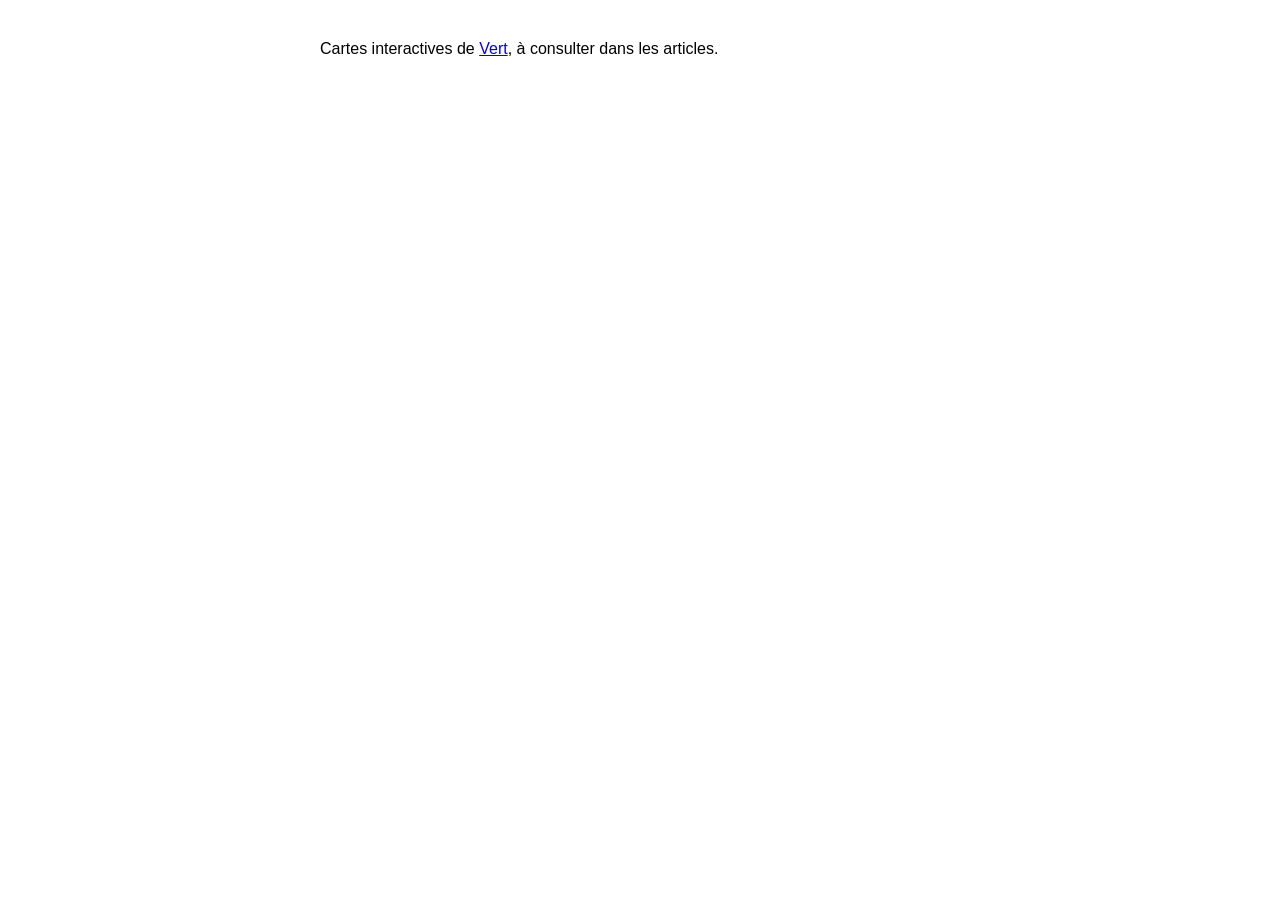
<file: index.html>
<!DOCTYPE html>
<html lang="fr">
<head>
<meta charset="UTF-8">
<meta name="robots" content="noindex">
<title>Cartes interactives | Vert</title>
</head>
<body style="font-family: Poppins, Arial, sans-serif; max-width: 640px; margin: 40px auto; padding: 0 16px;">
<p>Cartes interactives de <a href="https://vert.eco">Vert</a>, à consulter dans les articles.</p>
</body>
</html>
</file>
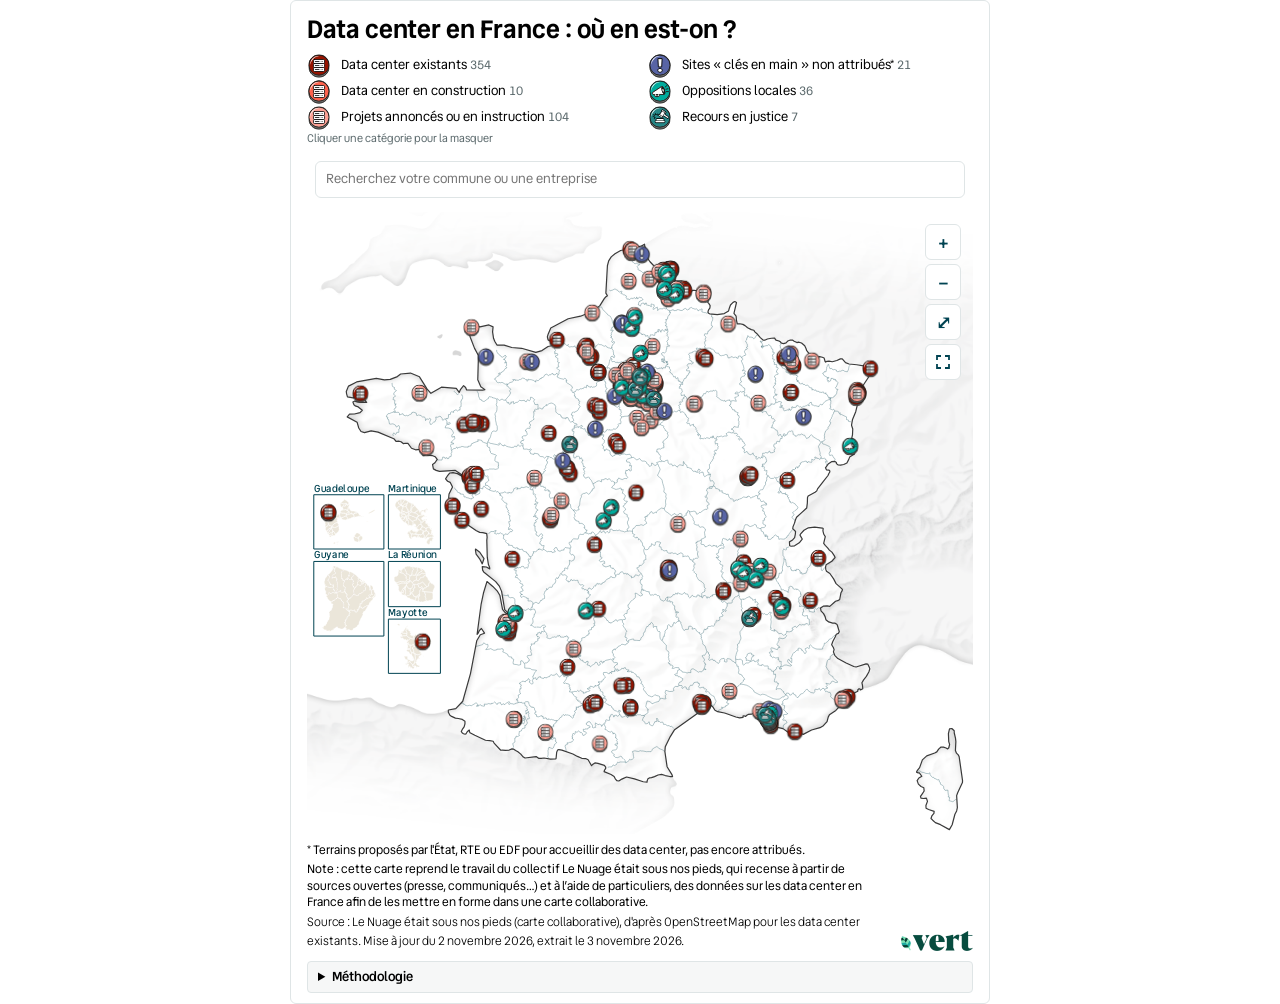
<file: data-centers/index.html>
<!DOCTYPE html>
<html lang="fr" data-theme="light">
<head>
<meta charset="UTF-8">
<meta name="viewport" content="width=device-width, initial-scale=1">
<meta name="robots" content="noindex">
<title>Data center : sites, projets et mobilisations | Vert</title>
</head>
<body class="embed">
<script>document.documentElement.dataset.theme = "light"; addEventListener("DOMContentLoaded", () => document.body.classList.add("embed"));</script>
<link rel="preconnect" href="https://fonts.googleapis.com">
<link rel="preconnect" href="https://fonts.gstatic.com" crossorigin>
<link rel="stylesheet" href="https://fonts.googleapis.com/css2?family=Vend+Sans:ital,wght@0,300..700;1,300..700&display=swap">
<link rel="stylesheet" href="visionneuse.css">
<!-- 2026-11-06 : toute la carte en Vend Sans (police du site vert.eco) ; titre en Bold, sa graisse maximale -->
<style>:root { --police: "Vend Sans", "Helvetica Neue", Arial, sans-serif; } .hab-titre { font-weight: 700; }</style>
<!-- GÉNÉRÉ par 2026-10_data-centers/06_scripts/02_carte_interactive.py : ne pas modifier ici -->

<!-- habillage façon BRGM : titre, légende, recherche, carte, sources + logo -->
<div class="habillage">
<h2 class="hab-titre">Data center en France : où en est-on ?</h2>
<div class="legende" id="legende" hidden></div>

<aside class="panneau">
  <div class="recherche">
    <input id="q" type="search" placeholder="Recherchez votre commune ou une entreprise" autocomplete="off" aria-label="Recherchez votre commune ou une entreprise">
    <div class="resultats" id="res" role="listbox" hidden></div>
  </div>
  <details class="reglages" id="reglages" hidden>
    <summary>Couches</summary>
    <label><input type="checkbox" id="c-fond" checked><span>Fond</span></label>
    <label><input type="checkbox" id="c-sombre"><span>Fond sombre</span></label>
    <label><input type="checkbox" id="c-aplats" checked><span>Data center</span></label>
    <label><input type="checkbox" id="c-limites" checked><span>Limites des communes</span></label>
    <label><input type="checkbox" id="c-dep" checked><span>Limites des départements</span></label>
    <label><input type="checkbox" id="c-om" checked><span>Encarts outre-mer</span></label>
  </details>
</aside>

<main class="cadre">
  <canvas id="carte" aria-label="Carte des data center, des projets et des oppositions en France"></canvas>
  <div class="zoom">
    <button id="z-plus" type="button" title="Zoomer" aria-label="Zoomer">+</button>
    <button id="z-moins" type="button" title="Dézoomer" aria-label="Dézoomer">−</button>
    <button id="z-reset" type="button" title="Vue d'ensemble" aria-label="Vue d'ensemble">⤢</button>
    <button id="z-plein" type="button" title="Plein écran" aria-label="Plein écran">
      <svg viewBox="0 0 16 16" width="16" height="16" fill="none" stroke="currentColor" stroke-width="1.8" aria-hidden="true">
        <path d="M2 6V2h4M10 2h4v4M14 10v4h-4M6 14H2v-4"/></svg></button>
  </div>
  <div class="tooltip" id="tt" hidden></div>
  <div class="chargement" id="chg">Chargement…</div>
</main>

<footer class="hab-pied">
  <div class="hab-textes">
    <p class="hab-note">* Terrains proposés par l'État, RTE ou EDF pour accueillir des data center, pas encore attribués.</p>
    <p class="hab-note">Note : cette carte reprend le travail du collectif Le Nuage était sous nos pieds, qui recense à partir de sources ouvertes (presse, communiqués…) et à l’aide de particuliers, des données sur les data center en France afin de les mettre en forme dans une carte collaborative.</p>
    <span class="hab-source" id="pied-source"></span>
  </div>
  <img class="hab-logo" src="logo-vert.png" alt="Vert">
</footer>

<details class="hab-methodo">
  <summary>Méthodologie</summary>
  <div class="hab-methodo-corps">
    <h3>Les données</h3>
    <p>Elles sont tirées du travail du collectif Le Nuage était sous nos pieds. Les points de data center existants sont tirés de la cartographie libre et participative OpenStreetMap. Les projets de data center, les oppositions et les recours juridiques ont été compilés par le collectif à partir d'informations publiques (articles, communiqués et réseaux sociaux notamment) et grâce à la participation de particuliers.</p>
    <h3>Ce qu'on a fait</h3>
    <p>On a placé les données sur notre carte en regroupant les projets annoncés et en instruction, le tout en donnant notre style à la carte (fond de carte, pictogrammes…).</p>
    <h3>Les limites</h3>
    <ul>
      <li>Ce n'est pas un recensement officiel.</li>
      <li>Les données ne sont pas exhaustives.</li>
    </ul>
  </div>
</details>

</div>

<script src="donnees-base.js"></script>
<script src="donnees-datacenters.js"></script>
<script src="visionneuse.js"></script>
</body>
</html>
</file>
<file: data-centers/visionneuse.css>
/* Visionneuse de travail : panneau de réglages à gauche, carte plein cadre à droite (pile sur mobile). */
:root {
  --fond: #ffffff; --texte: #1c2426; --doux: #5d6b6e; --bord: #dfe5e6;
  --vert: #004352; --accent: #E2683C; --survol: #fdf0e9; --carte: #ffffff;
  --bulle: #004352; --bulle-texte: #ffffff;
  --police: Poppins, "Helvetica Neue", Arial, sans-serif;
  --mono: ui-monospace, "SF Mono", Menlo, monospace;
}
@media (prefers-color-scheme: dark) {
  :root:not([data-theme="light"]) {
    --fond: #171c1e; --texte: #e8eeef; --doux: #9fb0b3; --bord: #2c3538;
    --vert: #7fc4cf; --accent: #F08A5D; --survol: #2a2420; --carte: #212327;
    --bulle: #e8eeef; --bulle-texte: #10282d; color-scheme: dark;
  }
}
:root[data-theme="dark"] {
  --fond: #171c1e; --texte: #e8eeef; --doux: #9fb0b3; --bord: #2c3538;
  --vert: #7fc4cf; --accent: #F08A5D; --survol: #2a2420; --carte: #212327;
  --bulle: #e8eeef; --bulle-texte: #10282d; color-scheme: dark;
}

* { box-sizing: border-box; }
[hidden] { display: none !important; }
html, body { height: 100%; }
body {
  margin: 0; background: var(--fond); color: var(--texte); font: 13px/1.45 var(--police);
  display: grid; grid-template-columns: 300px minmax(0, 1fr);
}
.panneau { border-right: 1px solid var(--bord); padding: 16px; overflow-y: auto; min-width: 0; }
h1 { font-size: 16px; margin: 0 0 4px; color: var(--vert); text-wrap: balance; }
h2 { font-size: 11px; text-transform: uppercase; letter-spacing: .07em; color: var(--vert); margin: 18px 0 6px; }
.sous { color: var(--doux); margin: 0 0 8px; }
label { display: flex; gap: 8px; align-items: flex-start; padding: 3px 0; cursor: pointer; }
label small { display: block; color: var(--doux); }
input[type=radio], input[type=checkbox] { margin-top: 3px; accent-color: var(--accent); }
:focus-visible { outline: 2px solid var(--accent); outline-offset: 2px; }
kbd { font: 11px var(--mono); border: 1px solid var(--bord); border-radius: 3px; padding: 0 4px; }

.recherche { position: relative; }
.recherche input {
  width: 100%; padding: 8px 10px; border: 1px solid var(--bord); border-radius: 6px;
  font: inherit; color: var(--texte); background: var(--fond);
}
.resultats {
  position: absolute; left: 0; right: 0; top: 100%; margin-top: 2px; z-index: 5;
  background: var(--fond); border: 1px solid var(--bord); border-radius: 6px; max-height: 280px; overflow-y: auto;
}
.resultats div { padding: 6px 10px; cursor: pointer; }
.resultats div:hover, .resultats div.actif { background: var(--survol); }
.resultats small { color: var(--doux); }

.cadre { position: relative; overflow: hidden; background: var(--carte); min-width: 0; }
canvas { display: block; width: 100%; height: 100%; touch-action: none; cursor: grab; }
canvas.drag { cursor: grabbing; }
.zoom { position: absolute; right: 12px; top: 12px; display: flex; flex-direction: column; gap: 4px; }
.zoom button {
  width: 36px; height: 36px; border: 1px solid var(--bord); background: var(--fond); color: var(--vert);
  border-radius: 6px; font: 600 18px var(--police); cursor: pointer;
}
.zoom button:hover { background: var(--survol); }
.tooltip {
  position: absolute; pointer-events: none; background: var(--fond); color: var(--texte);
  border: 1px solid var(--bord); padding: 8px 10px; border-radius: 6px; font-size: 12px; line-height: 1.4;
  width: max-content; max-width: min(290px, calc(100% - 8px)); box-shadow: 0 6px 18px rgba(0, 0, 0, .18);
}
.tooltip b { font-weight: 600; font-size: 13px; color: var(--vert); }
.tooltip small { color: var(--doux); }
.tt-statut { display: flex; align-items: center; gap: 6px; margin: 4px 0 2px; font-weight: 500; }
.tt-statut i, .legende i { flex: none; width: 12px; height: 12px; border-radius: 2px; border: 1px solid rgba(0, 0, 0, .15); }
.tt-note { color: var(--doux); font-size: 11px; margin-top: 2px; }
.tt-mol { border-collapse: collapse; margin-top: 4px; width: 100%; font-variant-numeric: tabular-nums; }
.tt-mol td { padding: 1px 0; vertical-align: top; }
.tt-mol td:last-child { text-align: right; padding-left: 10px; white-space: nowrap; }
.legende {
  position: absolute; left: 12px; top: 12px; max-width: min(230px, calc(100% - 72px)); font-size: 11px; line-height: 1.35;
  background: color-mix(in srgb, var(--fond) 92%, transparent); border: 1px solid var(--bord); border-radius: 6px; padding: 8px 10px;
}
.legende b { display: block; font-size: 12px; font-weight: 600; color: var(--vert); text-wrap: balance; }
.leg-sous { color: var(--doux); margin-bottom: 4px; }
.leg-ligne { display: flex; align-items: center; gap: 6px; padding: 1px 0; }
.leg-ligne small { color: var(--doux); font-variant-numeric: tabular-nums; }
.leg-source { color: var(--doux); font-size: 9.5px; margin-top: 5px; }
.chargement {
  position: absolute; left: 12px; bottom: 12px; font-size: 12px; color: var(--doux);
  background: var(--fond); border: 1px solid var(--bord); padding: 4px 8px; border-radius: 4px;
}

.reglages > summary { display: none; }
.l-court { display: none; }

/* ---------- Mobile : carte plein écran, recherche au-dessus, légende compacte dessous ---------- */
@media (max-width: 760px) {
  html, body { height: auto; }
  body { display: block; }
  .panneau { border-right: 0; border-bottom: 1px solid var(--bord);
             padding: 8px max(16px, env(safe-area-inset-right, 0px)) 6px max(16px, env(safe-area-inset-left, 0px)); }
  .panneau > h1, .panneau > .sous { display: none; }
  .recherche input { padding: 9px 10px; font-size: 16px; } /* 16 px : pas de zoom automatique d'iOS */
  .reglages > summary {
    display: list-item; cursor: pointer; color: var(--doux); font-size: 12px; padding: 6px 0 2px;
  }
  .reglages[open] > summary { color: var(--vert); }
  /* dans l'article, la carte est un bloc de hauteur fixe : le cadre 350 entier (575/350 ≈ 1,64 × la largeur),
     plafonné à 70 % de l'écran pour qu'on voie toujours la page autour */
  .cadre { display: grid; grid-template-rows: auto auto; }
  canvas { height: min(164vw, 70vh); height: min(164vw, 70svh); }
  .zoom { top: 8px; right: 8px; }
  .zoom button { width: 34px; height: 34px; }

  /* légende sous la carte, dans le flux : elle ne cache plus rien */
  .legende { position: static; max-width: none; border: 0; border-top: 1px solid var(--bord); border-radius: 0;
             background: var(--fond); padding: 6px 16px 8px; font-size: 11px; }
  .legende b { display: inline; font-size: 11.5px; }
  .leg-sous { display: inline; margin-left: 4px; }
  .leg-classes { display: grid; grid-template-columns: 1fr 1fr; column-gap: 10px; margin-top: 4px; }
  .l-long { display: none; }
  .l-court { display: inline; }
  .leg-source { display: block; font-size: 9px; margin-top: 3px; }

  .chargement { left: 8px; top: 8px; bottom: auto; }

  .suite-article { display: block; padding: 16px; }
  .suite-article p { margin: 0 0 10px; color: var(--doux); font-style: italic; }
  .suite-article i { display: block; height: 10px; margin: 0 0 10px; border-radius: 5px; background: var(--bord); }
  .suite-article i:nth-child(3n) { width: 70%; }
  body.plein-ecran canvas { height: 100%; }
  body.plein-ecran .cadre { grid-template-rows: minmax(0, 1fr) auto; }
}
.suite-article { display: none; }

/* version « article » (site GitHub, body.embed) : recherche, carte et légende remplissent l'iframe */
body.embed { display: flex; flex-direction: column; height: 100vh; height: 100dvh; }
body.embed .panneau { flex: none; border: 0; padding: 8px 8px 6px; overflow: visible; max-height: none; }
body.embed .panneau > :not(.recherche) { display: none; }
body.embed .cadre { flex: 1; min-height: 0; }
body.embed .suite-article { display: none; }
@media (max-width: 760px) {
  body.embed .cadre { grid-template-rows: minmax(0, 1fr) auto; }
  body.embed canvas { height: 100%; }
}

/* plein écran : la carte couvre toute la fenêtre (ou tout l'écran si le navigateur l'autorise) */
body.plein-ecran { overflow: hidden; }
body.plein-ecran .cadre { position: fixed; inset: 0; z-index: 50; height: 100%; }
.zoom button svg { display: block; margin: auto; }
/* infobulle sur écran étroit : fiche pleine largeur */
.tooltip.tt-fiche { width: auto; max-width: none; right: 8px; max-height: 60%; overflow: hidden; }
@media (prefers-reduced-motion: reduce) { * { scroll-behavior: auto; } }

/* ---------- Mode points (ex. data centers) : pastilles, infobulle de site, légende-filtre ---------- */
.pt, .legende i.pt, .tt-statut i.pt { flex: none; display: inline-block; width: 10px; height: 10px; background: var(--c); border-radius: 50%;
      box-shadow: 0 0 0 1px var(--fond); vertical-align: -1px; margin-right: 6px; border: 0; }
.legende i.pt-carre, .tooltip i.pt-carre, .pt-carre { border-radius: 1px; width: 9px; height: 9px; }
.legende i.pt-losange, .tooltip i.pt-losange, .pt-losange { border-radius: 1px; width: 9px; height: 9px; transform: rotate(45deg) scale(.95); }
.legende i.pt-anneau, .tooltip i.pt-anneau, .pt-anneau { background: transparent; border: 2px solid var(--c); }
.tooltip .tt-pt { display: flex; align-items: flex-start; }
.tooltip .tt-pt > .pt { margin-top: 4px; }
.tooltip .tt-pt + .tt-pt { margin-top: 6px; }
.tt-cat { color: var(--doux); font-size: 11px; }
.tt-ligne { font-size: 11.5px; margin-top: 3px; }
.tt-ligne span { color: var(--doux); font-size: 10.5px; text-transform: uppercase; letter-spacing: .04em; margin-right: 2px; }
.tt-texte { font-size: 11.5px; margin-top: 4px; }
.tt-drap { display: flex; flex-wrap: wrap; gap: 4px; margin-top: 5px; }
.tt-drap span { font-size: 10px; padding: 1px 6px; border-radius: 9px; background: var(--survol); color: var(--texte); }
.tt-liens { display: flex; flex-wrap: wrap; gap: 4px 10px; margin-top: 5px; font-size: 11px; }
.tt-liens a { color: var(--accent); text-decoration: underline; text-underline-offset: 2px; }
.tt-autres { margin-top: 7px; padding-top: 5px; border-top: 1px solid var(--bord); color: var(--doux); font-size: 11px; }
.tooltip.epinglee { pointer-events: auto; padding-right: 26px; overflow-y: auto; max-height: min(440px, calc(100% - 16px));
                    overscroll-behavior: contain; }
/* picto de l'infobulle épinglée : bouton « zoomer sur ce site » */
.tt-zoom { flex: none; align-self: flex-start; border: 0; background: none; padding: 3px; margin: -3px 3px -3px -3px;
           border-radius: 50%; cursor: zoom-in; line-height: 0; }
.tt-zoom .pt-box { margin-right: 0; }
.tt-zoom:hover, .tt-zoom:focus-visible { background: var(--survol); box-shadow: 0 0 0 1px var(--bord); }
.tt-fermer { position: absolute; top: 2px; right: 4px; border: 0; background: none; color: var(--doux);
             font: 400 18px/1 var(--police); padding: 4px; cursor: pointer; }
.leg-filtre .leg-ligne { width: 100%; border: 0; background: none; font: inherit; color: inherit; text-align: left;
                         padding: 2px 0; cursor: pointer; border-radius: 3px; }
.leg-filtre .leg-ligne:hover { background: var(--survol); }
.leg-filtre .leg-ligne[aria-pressed="false"] { opacity: .38; }
.leg-filtre .leg-ligne[aria-pressed="false"] i.pt { background: transparent; box-shadow: inset 0 0 0 1.5px var(--c); }
.leg-astuce { color: var(--doux); font-size: 10px; margin-top: 3px; }
.credit { position: absolute; left: 12px; bottom: 8px; max-width: min(420px, calc(100% - 24px)); font-size: 9.5px;
          line-height: 1.35; color: var(--doux); background: color-mix(in srgb, var(--fond) 85%, transparent); padding: 2px 4px; border-radius: 3px; }
@media (max-width: 760px) {
  .credit { position: static; max-width: none; background: none; padding: 0 16px 8px; font-size: 9px; }
  .leg-astuce { display: none; }
}
/* picto SVG en pastille (case de la taille du disque, le dessin peut déborder) */
.pt-box { flex: none; display: inline-block; position: relative; margin-right: 6px; vertical-align: -3px; }
.pt-box img { position: absolute; max-width: none; }
.leg-filtre .leg-ligne[aria-pressed="false"] .pt-box img { filter: grayscale(1); }
.tooltip .tt-pt > .pt-box { margin-top: 3px; }

/* ---------- Mode points, écran étroit : bandeau, liste des points empilés, fiche plein cadre ---------- */
.tt-chiffres { display: flex; flex-wrap: wrap; gap: 4px; margin-top: 6px; }
.tt-chiffres span { font-size: 11.5px; font-weight: 500; padding: 2px 7px; border-radius: 10px;
                    border: 1px solid var(--bord); background: var(--fond); font-variant-numeric: tabular-nums; }
.tooltip.tt-bandeau { max-height: none; overflow: visible; padding: 10px 34px 10px 12px; font-size: 13px; }
.tt-bandeau .tt-fermer { top: 4px; right: 4px; width: 32px; height: 32px; font-size: 22px; }
.tt-bandeau .bd-txt b { display: -webkit-box; -webkit-line-clamp: 2; -webkit-box-orient: vertical; overflow: hidden; }
.bd-voir { display: block; width: 100%; min-height: 44px; margin-top: 8px; border: 0; border-radius: 6px;
           background: var(--vert); color: var(--fond); font: 500 14px var(--police); cursor: pointer; }
.bd-tete { display: flex; align-items: center; justify-content: space-between; gap: 8px; margin-bottom: 4px; }
.bd-tete b { font-size: 14px; }
.bd-zoom { min-height: 36px; padding: 0 12px; border: 1px solid var(--vert); border-radius: 6px; background: var(--fond);
           color: var(--vert); font: 500 13px var(--police); cursor: pointer; }
.bd-liste { max-height: 200px; overflow-y: auto; overscroll-behavior: contain; margin-right: -26px; padding-right: 4px; }
.bd-ligne { display: flex; align-items: center; gap: 0; width: 100%; min-height: 44px; padding: 4px 0; border: 0;
            border-top: 1px solid var(--bord); background: none; color: var(--texte); font: inherit; text-align: left; cursor: pointer; }
.bd-ligne > span:not(.pt-box) { flex: 1; min-width: 0; margin-left: 4px; }
.bd-ligne b { display: block; font-size: 13px; font-weight: 500; white-space: nowrap; overflow: hidden; text-overflow: ellipsis; color: var(--vert); }
.bd-ligne small { display: block; font-size: 11px; color: var(--doux); white-space: nowrap; overflow: hidden; text-overflow: ellipsis; }
.bd-ligne i { font-style: normal; font-size: 20px; color: var(--doux); padding: 0 8px; }
.bd-ligne:active, .bd-voir:active { opacity: .8; }
.fiche { position: absolute; inset: 0; z-index: 30; background: var(--fond); overflow-y: auto; overscroll-behavior: contain;
         -webkit-overflow-scrolling: touch; }
.fi-barre { position: sticky; top: 0; background: var(--fond); border-bottom: 1px solid var(--bord); padding: 4px 8px; z-index: 1; }
.fi-retour { min-height: 44px; padding: 0 8px; border: 0; background: none; color: var(--vert); font: 500 14px var(--police); cursor: pointer; }
.fi-corps { padding: 14px 16px 24px; font-size: 14px; line-height: 1.5; }
.fi-corps h2 { font-size: 17px; line-height: 1.3; margin: 0; color: var(--vert); text-wrap: balance;
                text-transform: none; letter-spacing: 0; font-weight: 600; }
.fi-corps .tt-pt { display: flex; align-items: flex-start; }
.fi-corps .tt-pt > .pt-box { margin-top: 2px; margin-right: 10px; }
.fi-corps .tt-cat { font-size: 13px; }
.fi-corps .tt-chiffres { margin-top: 12px; }
.fi-corps .tt-chiffres span { font-size: 13px; padding: 3px 9px; }
.fi-champ { margin-top: 14px; }
.fi-champ > span { display: block; font-size: 11px; text-transform: uppercase; letter-spacing: .05em; color: var(--doux); margin-bottom: 2px; }
.fi-corps .tt-drap { margin-top: 12px; }
.fi-corps .tt-drap span { font-size: 12px; padding: 3px 8px; }
.fi-sources { display: flex; flex-direction: column; gap: 6px; margin-top: 4px; }
.fi-sources a { display: flex; align-items: center; min-height: 44px; padding: 0 12px; border: 1px solid var(--bord); border-radius: 6px;
                color: var(--accent); text-decoration: none; font-weight: 500; overflow-wrap: anywhere; }
.fi-note { margin: 16px 0 0; font-size: 11px; color: var(--doux); }

/* ---------- Habillage façon BRGM (2026-11-05) : cadre, titre, légende au-dessus, carte, sources + logo dessous ----------
   Activé par la présence de .habillage dans la page (sinon rien ne change). Titre : Poppins ExtraBold en minuscules
   (phrase normale, pas de capitales), 25 px ; légende 13 px et source 12 px en Poppins noir. */
.habillage { flex: none; width: 100%; max-width: 700px; margin: 0 auto; display: flex; flex-direction: column;
             background: #fff; color: #000; color-scheme: light; border: 1px solid #dfe5e6; border-radius: 6px;
             padding: 14px 16px 10px; }
/* cadre toujours blanc, même si le lecteur est en mode sombre (sinon titre et légende noirs sur fond noir) */
body:has(.habillage) { background: #fff; }
.habillage { --fond: #ffffff; --texte: #1c2426; --doux: #5d6b6e; --bord: #dfe5e6; --vert: #004352;
             --accent: #E2683C; --survol: #fdf0e9; --carte: #ffffff; --bulle: #004352; --bulle-texte: #ffffff; }
.hab-titre { flex: none; margin: 0 0 8px; font: 800 25px/1.2 var(--police); text-transform: none; letter-spacing: normal; /* h2 global : capitales espacées */ color: #000; text-wrap: balance; }
.habillage .legende { flex: none; position: static; max-width: none; border: 0; border-radius: 0; background: none;
                      padding: 0; margin: 0 0 8px; font-size: 13px; line-height: 1.3; color: #000; }
/* légende « stricte » : deux colonnes égales (div.leg-col), dans l'ordre des catégories ; titre de groupe sur mobile */
.habillage .leg-cols { display: grid; grid-template-columns: 1fr 1fr; gap: 0 16px; margin: 0; }
.habillage .leg-col { display: flex; flex-direction: column; gap: 2px; min-width: 0; }
.leg-groupe { display: none; font-weight: 600; padding: 0 2px 1px; }
.hab-technique { flex: none; margin: 0 0 6px; font: 400 14px/1.35 var(--police); color: #000; }
.habillage .leg-filtre .leg-ligne { width: 100%; padding: 2px 2px; }
.habillage .leg-ligne small { font-size: 12px; }
.habillage .leg-astuce { display: block; font-size: 11px; margin-top: 2px; }
.habillage .panneau { flex: none; border: 0; padding: 0; margin: 0 0 8px; overflow: visible; }
/* hauteur de la carte fixée par le moteur aux proportions du fond : la page défile si elle dépasse l'iframe */
body.embed:has(.habillage) { display: block; height: auto; }
.habillage .cadre { flex: none; border-radius: 3px; }
/* encart méthodologie (sous la carte, replié par défaut pour laisser la place à la carte) */
.hab-methodo { flex: none; margin-top: 10px; border: 1px solid #dfe5e6; border-radius: 4px; background: #f6f7f7;
               font-size: 12px; line-height: 1.45; color: #000; }
.hab-methodo > summary { cursor: pointer; padding: 6px 10px; font-weight: 600; font-size: 13px; }
.hab-methodo-corps { padding: 0 10px 8px; }
.hab-methodo-corps p { margin: 0 0 6px; }
.hab-methodo-corps h3 { margin: 8px 0 3px; font: 600 13px/1.3 var(--police); letter-spacing: normal; text-transform: none; color: #000; }
.hab-methodo-corps ul { margin: 0 0 6px; padding-left: 18px; }
.hab-pied { flex: none; display: flex; align-items: flex-end; justify-content: space-between; gap: 12px; margin-top: 8px; }
.hab-source { font-size: 12px; font-weight: 300; line-height: 1.35; color: #000; } /* source en Light */
.hab-textes { min-width: 0; }
.hab-note { margin: 0 0 3px; font-size: 12px; line-height: 1.35; color: #000; } /* renvoi (astérisque de la légende) */
.hab-logo { flex: none; display: block; width: 72px; height: auto; }
@media (max-width: 760px) {
  .habillage { padding: 10px 10px 8px; }
  .hab-titre { font-size: 22px; }
  .habillage .legende { font-size: 13px; }
  .habillage .leg-cols { gap: 0 10px; }
  .leg-groupe { display: block; }
  .hab-technique { font-size: 13px; }
  .habillage .panneau { padding: 0; }
  .hab-logo { width: 60px; }
  /* pied : textes sur toute la largeur, logo dessous à droite (sinon la source se casse en 6-7 lignes étroites) */
  .hab-pied { flex-direction: column; align-items: stretch; gap: 6px; }
  .hab-logo { align-self: flex-end; }
  /* recherche : texte d'invite plus petit ; la saisie reste à 16 px, sinon iOS zoome la page au toucher */
  .habillage .recherche input::placeholder { font-size: 13px; }
}
</file>
